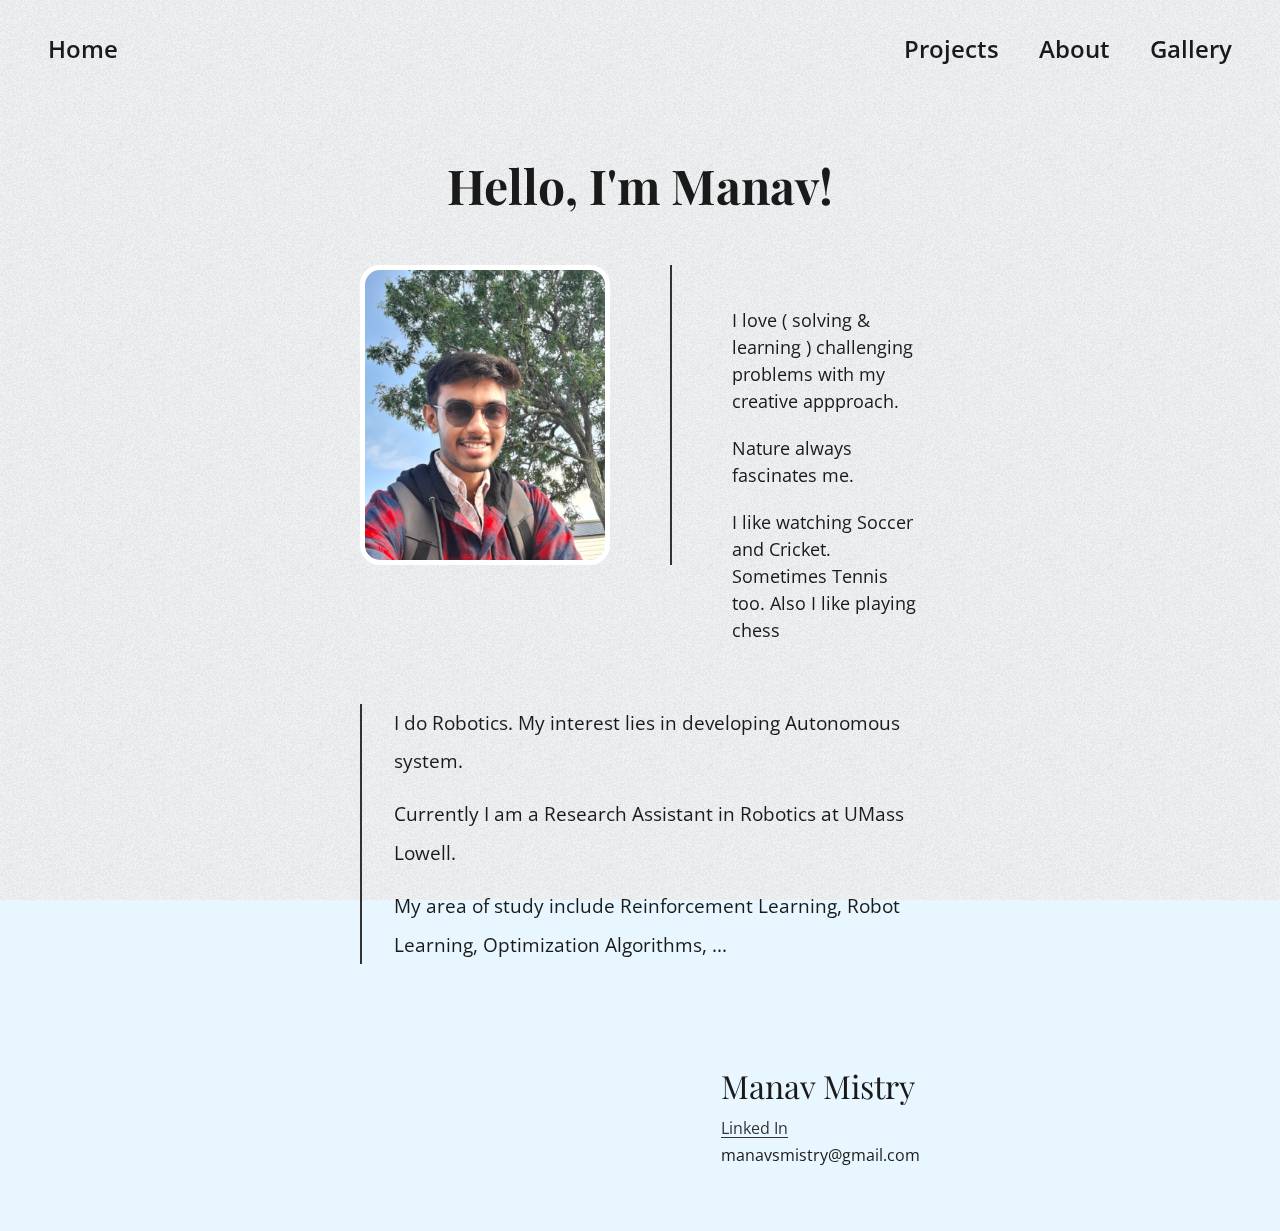
<file: pages/about_me.html>
<!DOCTYPE html>
<html lang="en">
<head>
    <meta charset="UTF-8">
    <meta name="viewport" content="width=device-width, initial-scale=1.0">
    <title>About Me</title>

    <!-- font from google fonts -->
    <link rel="preconnect" href="https://fonts.googleapis.com" />
    <link rel="preconnect" href="https://fonts.gstatic.com" crossorigin />
    <link
      href="https://fonts.googleapis.com/css2?family=Open+Sans:ital,wght@0,300..800;1,300..800&family=Playfair+Display:ital,wght@0,400..900;1,400..900&display=swap"
      rel="stylesheet"
    />

    <link rel="stylesheet" href="../css/about.css" />
    <link rel="stylesheet" href="../css/style.css" />

</head>

<body>
    <header>
      <div class="logo">
        <a href="../index.html">Home</a>
      </div>

      <nav>
        <ul>
          <li><a href="./projects.html">Projects</a></li>
          <li><a href="./about_me.html">About</a></li>
          <li><a href="./gallary.html">Gallery</a></li>
        </ul>
      </nav>
    </header>

    <div class="about-me">
        <h1> Hello, I'm Manav! </h1>
        <div class="about-img-text">
            <div class="about-section-1">
                <div>
                    <img src="../assets/images/me.jpg" alt="my_picture" class="my-photo">
                </div>
                <div class="line"></div>
                <div class="about-text-1">
                    <p> I love ( solving & learning ) challenging problems with my creative appproach. </p>
                    <p> Nature always fascinates me.</p>
                    <p> I like watching Soccer and Cricket. Sometimes Tennis too. Also I like playing chess</p>
                </div>
            </div>
            <div class="about-section-2">
                <div class="about-text-2">
                    <p> I do Robotics. My interest lies in developing Autonomous system. </p>
                    <p> Currently I am a Research Assistant in Robotics at UMass Lowell.</p>
                    <p> My area of study include Reinforcement Learning, Robot Learning, Optimization Algorithms, ... </p>
                </div>
            </div>
        </div>

        <div class="contact-me">
            <div></div>
            <div class="links">
                <h2> Manav Mistry </h2>
                <p><a href="https://www.linkedin.com/in/manavmistry07/" target="_blank" rel="noopener noreferrer"> Linked In </a></p>
                <p>manavsmistry@gmail.com</p>
            </div>
        </div>
    </div>
</body>
</html>
</file>
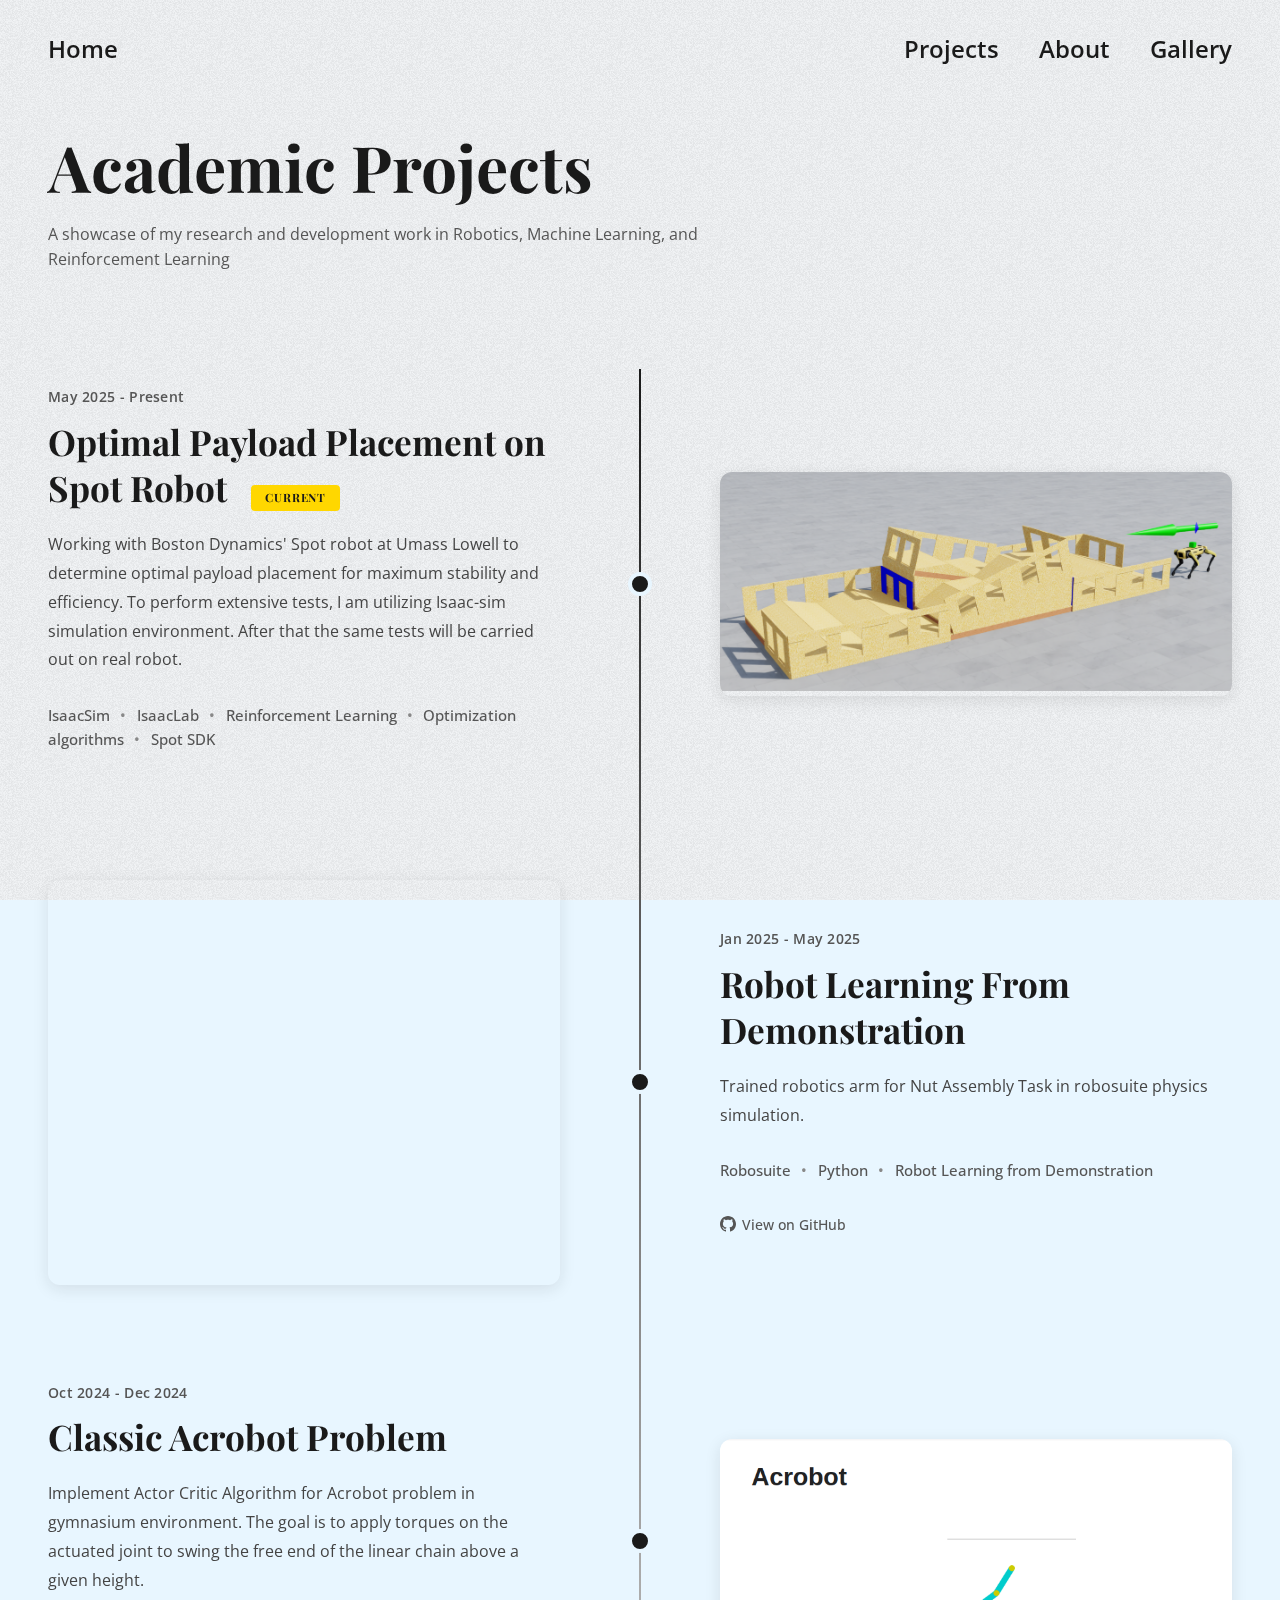
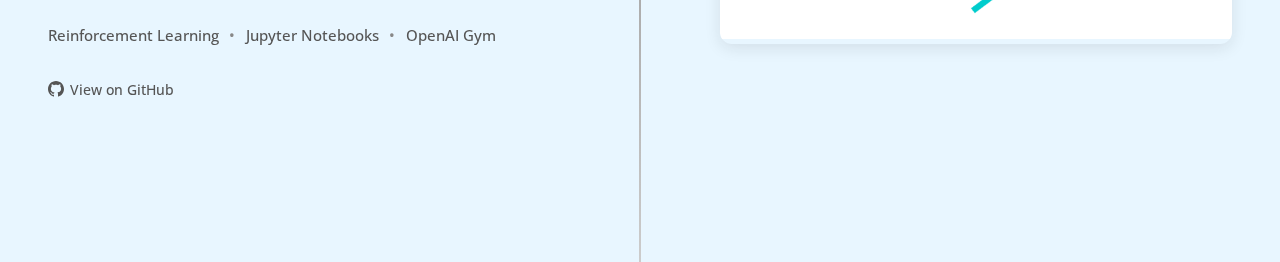
<file: pages/projects.html>
<!DOCTYPE html>
<html lang="en">
  <head>
    <meta charset="UTF-8" />
    <meta name="viewport" content="width=device-width, initial-scale=1.0" />
    <title>Projects - Manav Mistry</title>
    <link rel="preconnect" href="https://fonts.googleapis.com" />
    <link rel="preconnect" href="https://fonts.gstatic.com" crossorigin />
    <link
      href="https://fonts.googleapis.com/css2?family=Open+Sans:ital,wght@0,300..800;1,300..800&family=Playfair+Display:ital,wght@0,400..900;1,400..900&display=swap"
      rel="stylesheet"
    />

    <link rel="stylesheet" href="../css/project.css" />
    <link rel="stylesheet" href="../css/style.css" />
  </head>
  <body>
    <header>
      <div class="logo">
        <a href="../index.html">Home</a>
      </div>

      <nav>
        <ul>
          <li><a href="./projects.html">Projects</a></li>
          <li><a href="./about_me.html">About</a></li>
          <li><a href="./gallary.html">Gallery</a></li>
        </ul>
      </nav>
    </header>

    <div class="page-header">
      <h1>Academic Projects</h1>
      <p>
        A showcase of my research and development work in Robotics, Machine
        Learning, and Reinforcement Learning
      </p>
    </div>

    <div class="projects-container">
      <!-- Project 1: Current Spot Robot Project -->
      <div class="project-card">
        <div class="project-content">
          <span class="project-date">May 2025 - Present</span>
          <h2>
            Optimal Payload Placement on Spot Robot
            <span class="status-badge">Current</span>
          </h2>
          <p class="project-description">
            Working with Boston Dynamics' Spot robot at Umass Lowell to
            determine optimal payload placement for maximum stability and
            efficiency. To perform extensive tests, I am utilizing Isaac-sim
            simulation environment. After that the same tests will be carried
            out on real robot.
          </p>

          <div class="tech-stack">
            <span class="tech-tag">IsaacSim</span>
            <span class="tech-tag">IsaacLab</span>
            <span class="tech-tag">Reinforcement Learning</span>
            <span class="tech-tag">Optimization algorithms</span>
            <span class="tech-tag">Spot SDK</span>
          </div>
          <!-- <a href="https://github.com/yourusername/spot-payload" class="project-link">
                    <svg viewBox="0 0 24 24" fill="currentColor">
                        <path d="M12 0c-6.626 0-12 5.373-12 12 0 5.302 3.438 9.8 8.207 11.387.599.111.793-.261.793-.577v-2.234c-3.338.726-4.033-1.416-4.033-1.416-.546-1.387-1.333-1.756-1.333-1.756-1.089-.745.083-.729.083-.729 1.205.084 1.839 1.237 1.839 1.237 1.07 1.834 2.807 1.304 3.492.997.107-.775.418-1.305.762-1.604-2.665-.305-5.467-1.334-5.467-5.931 0-1.311.469-2.381 1.236-3.221-.124-.303-.535-1.524.117-3.176 0 0 1.008-.322 3.301 1.23.957-.266 1.983-.399 3.003-.404 1.02.005 2.047.138 3.006.404 2.291-1.552 3.297-1.23 3.297-1.23.653 1.653.242 2.874.118 3.176.77.84 1.235 1.911 1.235 3.221 0 4.609-2.807 5.624-5.479 5.921.43.372.823 1.102.823 2.222v3.293c0 .319.192.694.801.576 4.765-1.589 8.199-6.086 8.199-11.386 0-6.627-5.373-12-12-12z"/>
                    </svg>
                    View on GitHub
                </a> -->
        </div>
        <div class="project-image">
          <img src="../assets/images/spot.png" alt="Spot Robot" />
        </div>
      </div>

      <!-- Project 2: Robot Learning -->
      <div class="project-card">
        <div class="project-content">
          <span class="project-date">Jan 2025 - May 2025</span>
          <h2>Robot Learning From Demonstration</h2>
          <p class="project-description">
            Trained robotics arm for Nut Assembly Task in robosuite physics
            simulation.
          </p>
          <div class="tech-stack">
            <span class="tech-tag">Robosuite</span>
            <span class="tech-tag">Python</span>
            <span class="tech-tag">Robot Learning from Demonstration </span>
          </div>
          <a
            href="https://github.com/Manav-Mistry/Robot_Learning_Nut_Assembly_using_DMPs/tree/master"
            class="project-link"
          >
            <svg viewBox="0 0 24 24" fill="currentColor">
              <path
                d="M12 0c-6.626 0-12 5.373-12 12 0 5.302 3.438 9.8 8.207 11.387.599.111.793-.261.793-.577v-2.234c-3.338.726-4.033-1.416-4.033-1.416-.546-1.387-1.333-1.756-1.333-1.756-1.089-.745.083-.729.083-.729 1.205.084 1.839 1.237 1.839 1.237 1.07 1.834 2.807 1.304 3.492.997.107-.775.418-1.305.762-1.604-2.665-.305-5.467-1.334-5.467-5.931 0-1.311.469-2.381 1.236-3.221-.124-.303-.535-1.524.117-3.176 0 0 1.008-.322 3.301 1.23.957-.266 1.983-.399 3.003-.404 1.02.005 2.047.138 3.006.404 2.291-1.552 3.297-1.23 3.297-1.23.653 1.653.242 2.874.118 3.176.77.84 1.235 1.911 1.235 3.221 0 4.609-2.807 5.624-5.479 5.921.43.372.823 1.102.823 2.222v3.293c0 .319.192.694.801.576 4.765-1.589 8.199-6.086 8.199-11.386 0-6.627-5.373-12-12-12z"
              />
            </svg>
            View on GitHub
          </a>
        </div>
        <div class="project-image">
            <iframe 
                style="min-height: 400px;"
                width="100%" 
                height="100%" 
                src="https://www.youtube.com/embed/uupre9JHVnQ" 
                title="Robot Learning From Demonstration" 
                frameborder="0" 
                allow="accelerometer; autoplay; clipboard-write; encrypted-media; gyroscope; picture-in-picture" 
                allowfullscreen>
            </iframe>
        </div>
      </div>

      <!-- Project 3: Reinforcement Learning -->
      <div class="project-card">
        <div class="project-content">
          <span class="project-date">Oct 2024 - Dec 2024</span>
          <h2>Classic Acrobot Problem</h2>
          <p class="project-description">
            Implement Actor Critic Algorithm for Acrobot problem in gymnasium environment. The goal is to apply torques on the actuated joint to swing the free end of the linear chain above a given height. 
          </p>
          <div class="tech-stack">
            <span class="tech-tag">Reinforcement Learning</span>
            <span class="tech-tag">Jupyter Notebooks</span>
            <span class="tech-tag">OpenAI Gym</span>
          </div>
          <a
            href="https://github.com/Manav-Mistry/Acrobot-Reinforcement-Learning"
            class="project-link"
          >
            <svg viewBox="0 0 24 24" fill="currentColor">
              <path
                d="M12 0c-6.626 0-12 5.373-12 12 0 5.302 3.438 9.8 8.207 11.387.599.111.793-.261.793-.577v-2.234c-3.338.726-4.033-1.416-4.033-1.416-.546-1.387-1.333-1.756-1.333-1.756-1.089-.745.083-.729.083-.729 1.205.084 1.839 1.237 1.839 1.237 1.07 1.834 2.807 1.304 3.492.997.107-.775.418-1.305.762-1.604-2.665-.305-5.467-1.334-5.467-5.931 0-1.311.469-2.381 1.236-3.221-.124-.303-.535-1.524.117-3.176 0 0 1.008-.322 3.301 1.23.957-.266 1.983-.399 3.003-.404 1.02.005 2.047.138 3.006.404 2.291-1.552 3.297-1.23 3.297-1.23.653 1.653.242 2.874.118 3.176.77.84 1.235 1.911 1.235 3.221 0 4.609-2.807 5.624-5.479 5.921.43.372.823 1.102.823 2.222v3.293c0 .319.192.694.801.576 4.765-1.589 8.199-6.086 8.199-11.386 0-6.627-5.373-12-12-12z"
              />
            </svg>
            View on GitHub
          </a>
        </div>
        <div class="project-image">
          <img
            src="../assets/images/acrobot.png"
            alt="Reinforcement Learning"
          />
        </div>
      </div>
    </div>
  </body>
</html>
</file>
<file: css/about.css>
/* about.css */

.about-me {
  width: 50vw;
  margin: 0 auto;
  padding: 60px 40px;
  min-height: 90vh;
}

.about-me h1 {
  font-family: 'Playfair Display', serif;
  font-size: 3rem;
  text-align: center;
  margin-bottom: 50px;
}

.about-img-text {
  /* width: 100%; */
  margin-bottom: 80px;
}

.about-section-1 {
  display: flex;
  justify-content: space-between;
  align-items: flex-start;
  gap: 60px;
  margin-bottom: 50px;
}

.my-photo {
  width: 250px;
  height: 300px;
  border-radius: 20px;
  object-fit: cover;
  flex-shrink: 0;
  border: 5px solid white; 
  /* padding: 2rem; */
}

.line{
    /* padding-left: 2rem; */
    border-right: 2px solid #333; /* Vertical line */
    height: 300px;
}

.about-text-1 {
  flex: 1;
  font-family: 'Open Sans', sans-serif;
  font-size: 1rem;
  line-height: 1.5;
  display: flex;
  flex-direction: column;
  justify-content: center;
  margin-top: 2rem;
}

.about-text-1 p {
  margin: 10px 0;
  font-size: large;
}

.about-section-2 {
  width: 100%;
  border-left: 2px solid #333;
  padding-left: 2rem;
}

.about-text-2 {
  font-family: 'Open Sans', sans-serif;
  font-size: 1.2rem;
  line-height: 2;
}

.about-text-2 p {
  margin: 15px 0;
}

.contact-me {
  width: 100%;
  display: flex;
  justify-content: flex-end;
  align-items: flex-start;
  margin-top: 100px;
}

.links {
  text-align: left;
}

.links h2 {
  font-family: 'Playfair Display', serif;
  font-size: 2rem;
  margin-bottom: 10px;
}

.links p {
  font-family: 'Open Sans', sans-serif;
  margin: 5px 0;
  font-size: 1rem;
}

.links a {
  color: #333;
  text-decoration: underline;
  text-underline-offset: 3px;
  transition: color 0.3s ease;
}

.links a:hover {
  color: #666;
}

/* Responsive adjustments */
@media (max-width: 768px) {
  .about-me {
    width: 90vw;
  }
  
  .about-section-1 {
    flex-direction: column;
    align-items: center;
  }
  
  .about-text-1 {
    text-align: center;
  }
}
</file>
<file: css/style.css>
* {
    margin: 0;
    padding: 0;
    box-sizing: border-box;
}

body {
    /* Base background color */
    background-color: #e8f6ff;  /* #f3f3f3, #b4c5d9 */
    
    color: #1a1a1a;

    font-family: "Open Sans", sans-serif;
}

body::after {
    content: "";
    position: fixed;
    top: 0;
    left: 0;
    width: 100vw;
    height: 100vh;

    background-image: url('../assets/images/noise.png');

    opacity: 0.8;

    z-index: -1;
    pointer-events: none;
}

h1 {
    font-size: 4rem; /* Large font size for impact */
    font-weight: 700;
    line-height: 1.2;
    margin-bottom: 1.5rem;
    font-family: "Playfair Display", serif;
    font-style: normal;
}

h2, h3 {
    /* This sets the font for all headings */
    font-family: "Playfair Display", serif;
    font-weight: 300;
}

/*-------------------------------------*\
  NAVBAR STYLES
\*-------------------------------------*/

header {
    display: flex;
    
    justify-content: space-between; 
    
    align-items: center; 
    
    padding: 2rem 3rem;
}

.logo a, nav a {
    text-decoration: none; 
    color: #1a1a1a; 
    font-weight: 600;
    font-size: 1.5rem;
}

nav ul {
    list-style-type: none; 
    display: flex; 
}

nav li {
    margin-left: 2.5rem; 
}

nav a:hover, .logo a:hover {
    color: #888; 
}

/*-------------------------------------*\
  HERO SECTION STYLES
\*-------------------------------------*/


.hero-section {
    display: flex;
    align-items: center; 
    justify-content: space-between;
    gap: 2rem; 

    max-width: 1300px;
    margin: 0 auto;
    padding: 6rem 3rem; 
}

.subtitle {
    display: flex;
    font-size: 1.8rem; 
    font-weight: 500;
    line-height: 1.2;
    font-family: "Playfair Display", serif;
}

.subtitle1 {
    border-bottom: 2px solid black;
    padding-bottom: 1rem;
}

.subtitle2 {
    padding-left: 1rem;
    padding-bottom: 1rem;
    
    font-style: italic;
    font-weight: 200;
}

.hero-content {
    flex: 1; 
    max-width: 600px;
}


.update-box {
    background-color: #1a1a1a;
    color: #f3f3f3;
    border-radius: 16px;
    padding: 1rem 1.5rem;
    margin-bottom: 2rem;
    max-width: 450px;
}

.update-box p {
    font-family: 'Courier New', Courier, monospace;
    font-size: 0.9rem;
    line-height: 1.5;
}

.update-tag {
    display: inline-block;
    border: 1px solid #f3f3f3;
    border-radius: 20px;
    padding: 0.25rem 0.75rem;
    font-size: 0.8rem;
    margin-bottom: 1rem;
    color: #1a1a1a;
    background-color: #f3f3f3;
}

.intro-text {
    font-size: 1rem;
    line-height: 1.6;
    margin: 1rem 0 1rem 0;
    max-width: 500px;
}

.intro-text strong {
    font-weight: 600; 
}

.dotted-grid {
    width: 300px;
    height: 600px;
    background-image: radial-gradient(circle, #16181b 2px, transparent 1px);
    background-size: 45px 45px;
}
</file>
<file: css/project.css>
.page-header {
  max-width: 1500px;
  margin: 2rem auto 6rem;
  padding: 0 3rem;
}

.page-header h1 {
  font-family: "Playfair Display", serif;
  font-size: 4rem;
  font-weight: 700;
  line-height: 1.2;
  margin-bottom: 1rem;
  color: #1a1a1a;
}

.page-header p {
  font-size: 1rem;
  line-height: 1.6;
  color: #555;
  max-width: 700px;
}

.projects-container {
  max-width: 1500px;
  margin: 0 auto;
  padding: 0 3rem 4rem;
  position: relative;
}

/* Timeline line */
.projects-container::before {
  content: "";
  position: absolute;
  left: 50%;
  top: 0;
  bottom: 0;
  width: 2px;
  background: linear-gradient(to bottom, #1a1a1a, #ccc);
  transform: translateX(-50%);
}

.project-card {
  display: flex;
  gap: 10rem;
  margin-bottom: 5rem;
  position: relative;
  align-items: center;
}

/* Timeline dot */
.project-card::before {
  content: "";
  position: absolute;
  left: 50%;
  top: 50%;
  transform: translate(-50%, -50%);
  width: 16px;
  height: 16px;
  background: #1a1a1a;
  border: 4px solid #e8f6ff;
  border-radius: 50%;
  z-index: 2;
}

/* Alternating layout */
.project-card:nth-child(even) {
  flex-direction: row-reverse;
}

.project-content {
  flex: 1;
  padding: 1rem 0;
}

.project-image {
  flex: 1;
  border-radius: 12px;
  overflow: hidden;
  box-shadow: 0 4px 16px rgba(26, 26, 26, 0.1);
}

.project-image img {
  width: 100%;
  height: 100%;
  object-fit: cover;
}

.project-date {
  display: inline-block;
  font-size: 0.9rem;
  font-weight: 600;
  color: #555;
  padding: 0;
  margin-bottom: 0.8rem;
  letter-spacing: 0.3px;
}

.project-content h2 {
  font-family: "Playfair Display", serif;
  font-size: 2.2rem;
  font-weight: 700;
  color: #1a1a1a;
  margin-bottom: 1.2rem;
  line-height: 1.3;
}

.project-description {
  font-size: 1rem;
  line-height: 1.8;
  color: #444;
  margin-bottom: 1.8rem;
}

.tech-stack {
  font-size: 0.95rem;
  color: #555;
  margin-bottom: 2rem;
  line-height: 1.6;
}

.tech-tag {
  display: inline;
  font-weight: 500;
}

.tech-tag:not(:last-child)::after {
  content: " • ";
  margin: 0 0.4rem;
  color: #888;
}

.project-link {
  display: inline-flex;
  align-items: center;
  gap: 0.4rem;
  text-decoration: none;
  color: #555;
  font-weight: 500;
  font-size: 0.9rem;
  transition: color 0.3s ease;
}

.project-link:hover {
  color: #1a1a1a;
}

.project-link svg {
  width: 16px;
  height: 16px;
}

/* Status badge for current project */
.status-badge {
  display: inline-block;
  font-size: 0.72rem;
  font-weight: 700;
  color: #1a1a1a;
  background: #ffd700;
  padding: 0.35rem 0.9rem;
  border-radius: 4px;
  margin-left: 1rem;
  text-transform: uppercase;
  letter-spacing: 0.8px;
}
</file>
